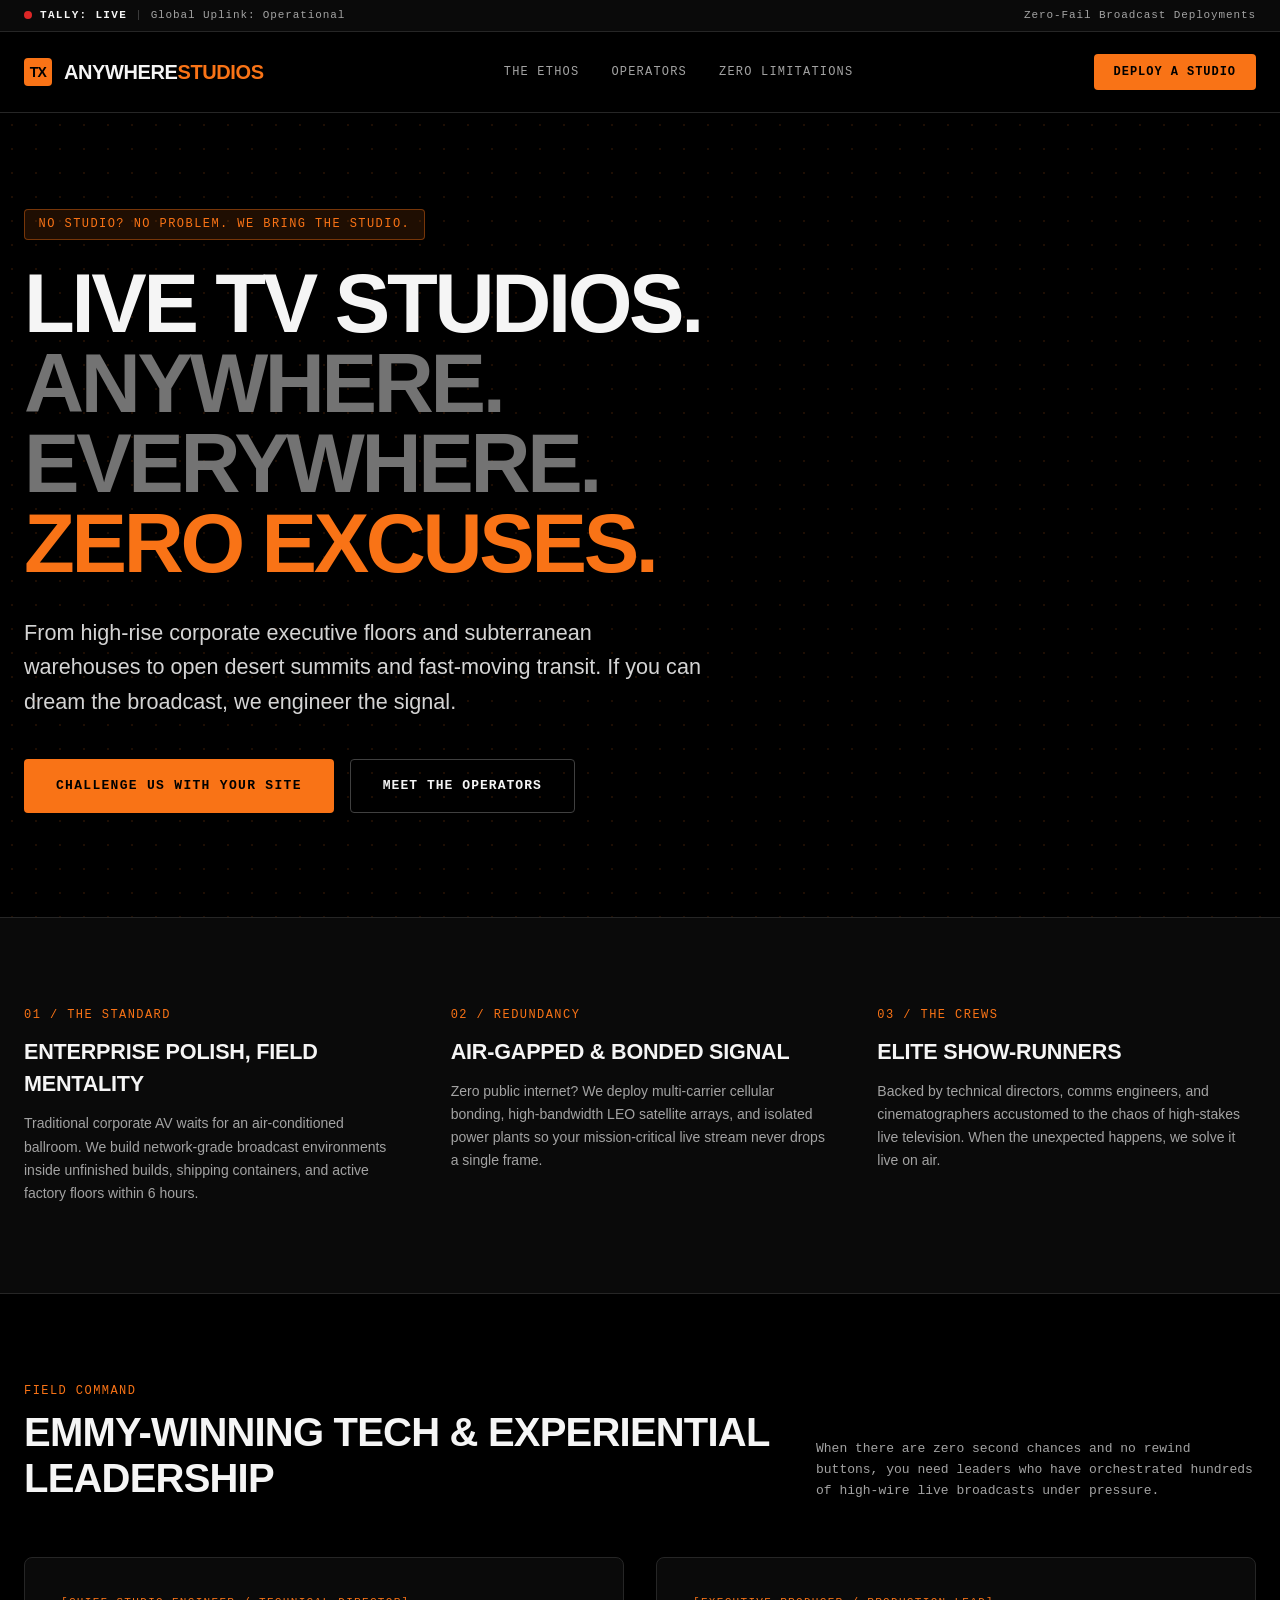
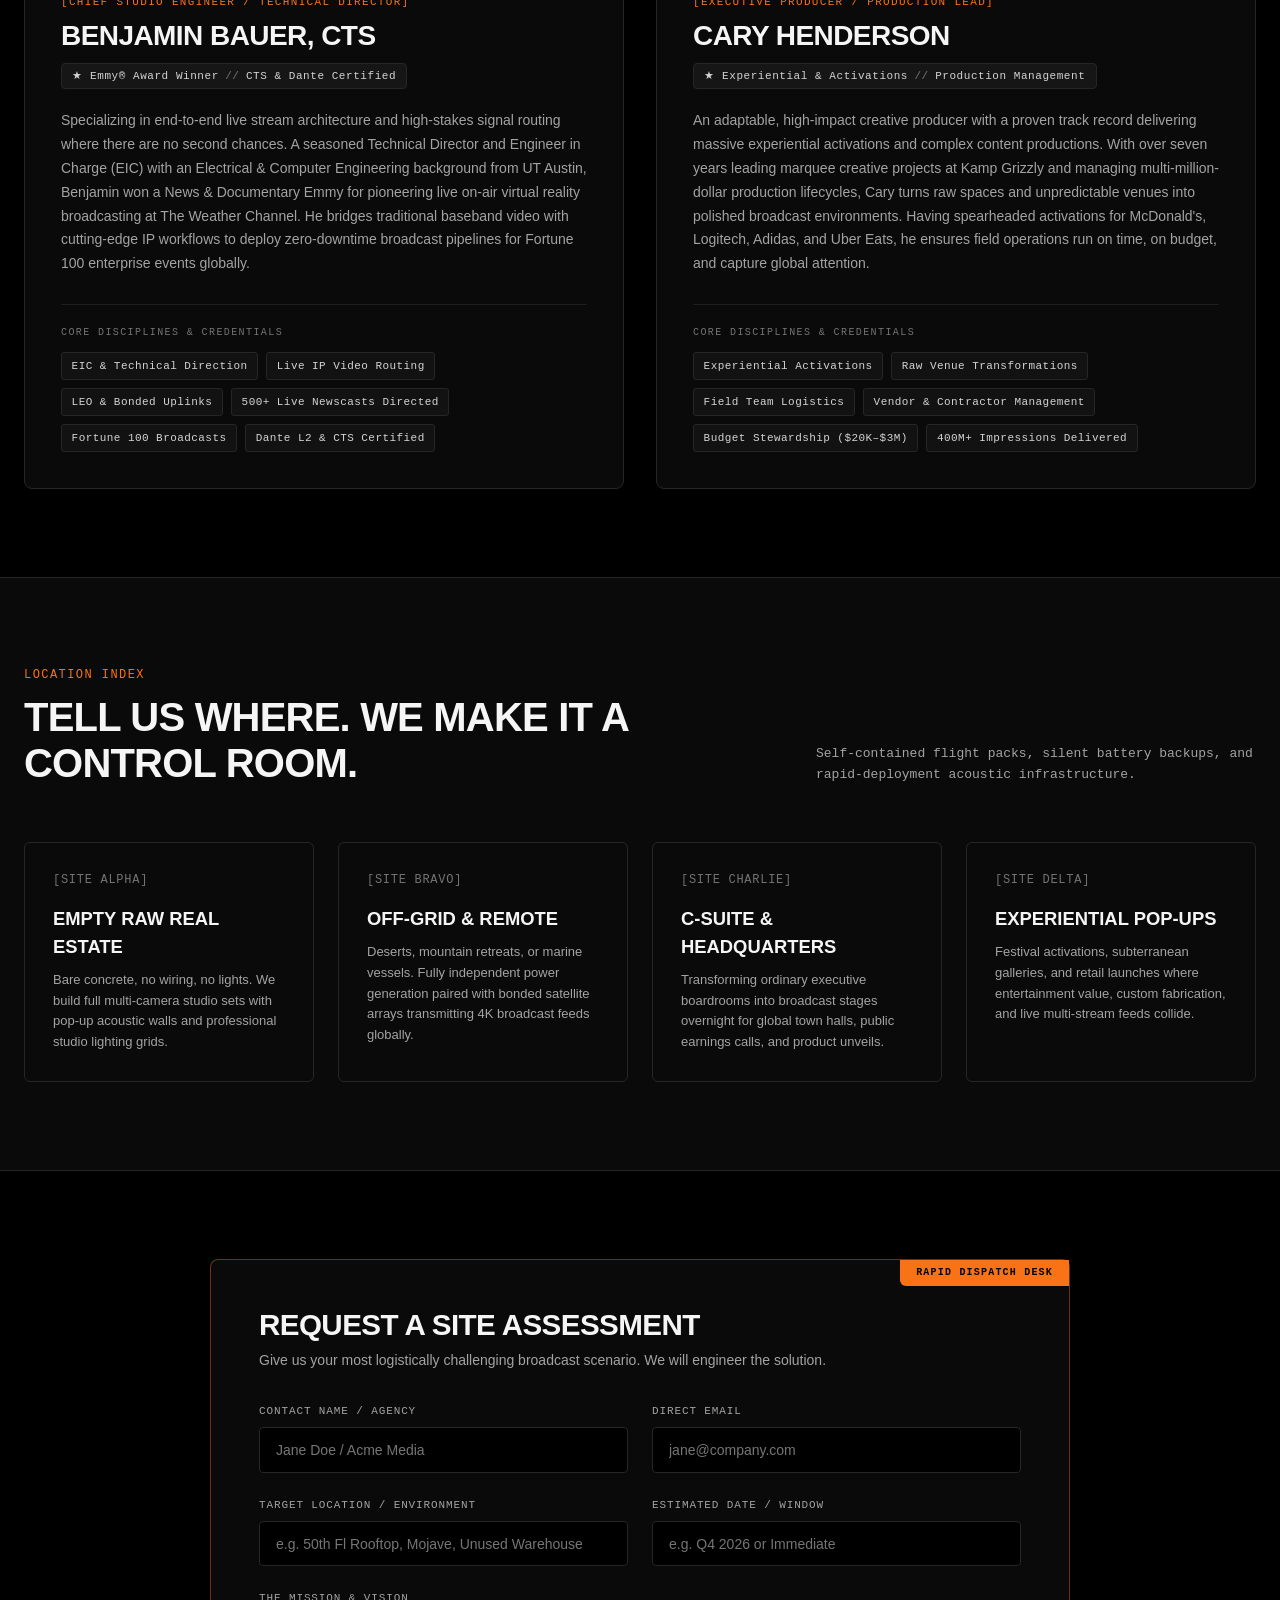
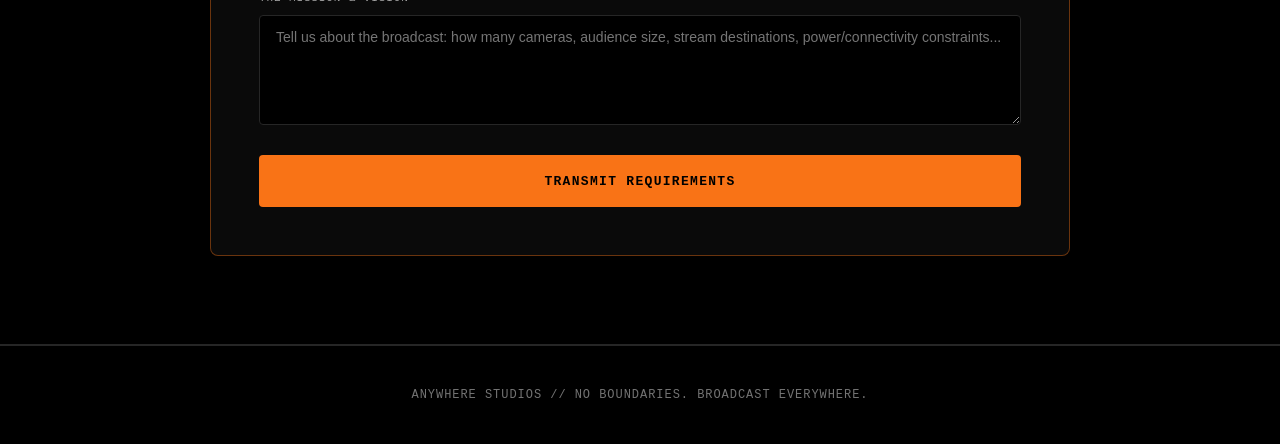
<file: index.html>
<!DOCTYPE html>
<html lang="en">
<head>
  <meta charset="UTF-8" />
  <meta name="viewport" content="width=device-width, initial-scale=1.0" />
  <title>ANYWHERE STUDIOS | Mission-Critical Broadcast. Anywhere on Earth.</title>
  <link rel="stylesheet" href="styles.css" />
</head>
<body>

  <!-- Operational Status Bar -->
  <aside aria-label="Operational status" class="status-bar">
    <div class="status-left">
      <span class="pulse-dot"></span>
      <span class="status-tally">Tally: Live</span>
      <span class="status-divider status-hide-mobile">|</span>
      <span class="status-hide-mobile">Global Uplink: Operational</span>
    </div>
    <div class="status-hide-mobile text-muted">
      <span>Zero-Fail Broadcast Deployments</span>
    </div>
  </aside>

  <!-- Sticky Navigation Header -->
  <nav class="site-nav">
    <div class="container nav-inner">
      <div class="brand-logo">
        <div class="tx-badge">TX</div>
        <span class="brand-title">Anywhere<span class="text-orange">Studios</span></span>
      </div>
      <div class="nav-links">
        <a href="#ethos">The Ethos</a>
        <a href="#operators">Operators</a>
        <a href="#locations">Zero Limitations</a>
      </div>
      <a href="#dispatch" class="btn-primary">Deploy A Studio</a>
    </div>
  </nav>

  <!-- Hero Section -->
  <header class="hero">
    <div class="hero-radar-grid"></div>
    <div class="container" style="position: relative; z-index: 10;">
      <div class="pill-tag">
        <span>No Studio? No Problem. We Bring The Studio.</span>
      </div>
      
      <h1 class="hero-headline">
        Live TV Studios.<br />
        <span class="text-dim">Anywhere. Everywhere.</span><br />
        <span class="text-orange">Zero Excuses.</span>
      </h1>
      
      <p class="hero-description">
        From high-rise corporate executive floors and subterranean warehouses to open desert summits and fast-moving transit. If you can dream the broadcast, we engineer the signal.
      </p>

      <div class="hero-actions">
        <a href="#dispatch" class="btn-primary btn-hero-primary">
          Challenge Us With Your Site
        </a>
        <a href="#operators" class="btn-hero-secondary">
          Meet The Operators
        </a>
      </div>
    </div>
  </header>

  <!-- The Ethos Section -->
  <section id="ethos" class="section section-dark">
    <div class="container">
      <div class="grid-3">
        <div>
          <span class="ethos-step">01 / The Standard</span>
          <h2 class="ethos-heading">Enterprise Polish, Field Mentality</h2>
          <p class="ethos-body">
            Traditional corporate AV waits for an air-conditioned ballroom. We build network-grade broadcast environments inside unfinished builds, shipping containers, and active factory floors within 6 hours.
          </p>
        </div>

        <div>
          <span class="ethos-step">02 / Redundancy</span>
          <h2 class="ethos-heading">Air-Gapped & Bonded Signal</h2>
          <p class="ethos-body">
            Zero public internet? We deploy multi-carrier cellular bonding, high-bandwidth LEO satellite arrays, and isolated power plants so your mission-critical live stream never drops a single frame.
          </p>
        </div>

        <div>
          <span class="ethos-step">03 / The Crews</span>
          <h2 class="ethos-heading">Elite Show-Runners</h2>
          <p class="ethos-body">
            Backed by technical directors, comms engineers, and cinematographers accustomed to the chaos of high-stakes live television. When the unexpected happens, we solve it live on air.
          </p>
        </div>
      </div>
    </div>
  </section>

  <!-- Operators / Field Command Section -->
  <section id="operators" class="section">
    <div class="container">
      <div class="section-header-split">
        <div>
          <span class="section-label">Field Command</span>
          <h2 class="section-title">Emmy-Winning Tech & Experiential Leadership</h2>
        </div>
        <p class="font-mono text-muted" style="max-width: 440px; font-size: 13px; line-height: 1.6;">
          When there are zero second chances and no rewind buttons, you need leaders who have orchestrated hundreds of high-wire live broadcasts under pressure.
        </p>
      </div>

      <div class="grid-2">
        <!-- Operator 1: Benjamin Bauer -->
        <article class="operator-card">
          <div>
            <div class="operator-header">
              <span class="operator-callsign">[CHIEF STUDIO ENGINEER / TECHNICAL DIRECTOR]</span>
              <h3 class="operator-name">Benjamin Bauer, CTS</h3>
              <div class="operator-accolade">
                <span>★ Emmy® Award Winner</span>
                <span class="text-dim">//</span>
                <span>CTS & Dante Certified</span>
              </div>
            </div>
            <p class="operator-bio">
              Specializing in end-to-end live stream architecture and high-stakes signal routing where there are no second chances. A seasoned Technical Director and Engineer in Charge (EIC) with an Electrical & Computer Engineering background from UT Austin, Benjamin won a News & Documentary Emmy for pioneering live on-air virtual reality broadcasting at The Weather Channel. He bridges traditional baseband video with cutting-edge IP workflows to deploy zero-downtime broadcast pipelines for Fortune 100 enterprise events globally.
            </p>
          </div>
          <div class="operator-creds">
            <span class="operator-creds-title">Core Disciplines & Credentials</span>
            <div class="creds-tags">
              <span class="cred-tag">EIC & Technical Direction</span>
              <span class="cred-tag">Live IP Video Routing</span>
              <span class="cred-tag">LEO & Bonded Uplinks</span>
              <span class="cred-tag">500+ Live Newscasts Directed</span>
              <span class="cred-tag">Fortune 100 Broadcasts</span>
              <span class="cred-tag">Dante L2 & CTS Certified</span>
            </div>
          </div>
        </article>

        <!-- Operator 2: Cary Henderson -->
        <article class="operator-card">
          <div>
            <div class="operator-header">
              <span class="operator-callsign">[EXECUTIVE PRODUCER / PRODUCTION LEAD]</span>
              <h3 class="operator-name">Cary Henderson</h3>
              <div class="operator-accolade">
                <span>★ Experiential & Activations</span>
                <span class="text-dim">//</span>
                <span>Production Management</span>
              </div>
            </div>
            <p class="operator-bio">
              An adaptable, high-impact creative producer with a proven track record delivering massive experiential activations and complex content productions. With over seven years leading marquee creative projects at Kamp Grizzly and managing multi-million-dollar production lifecycles, Cary turns raw spaces and unpredictable venues into polished broadcast environments. Having spearheaded activations for McDonald's, Logitech, Adidas, and Uber Eats, he ensures field operations run on time, on budget, and capture global attention.
            </p>
          </div>
          <div class="operator-creds">
            <span class="operator-creds-title">Core Disciplines & Credentials</span>
            <div class="creds-tags">
              <span class="cred-tag">Experiential Activations</span>
              <span class="cred-tag">Raw Venue Transformations</span>
              <span class="cred-tag">Field Team Logistics</span>
              <span class="cred-tag">Vendor & Contractor Management</span>
              <span class="cred-tag">Budget Stewardship ($20K–$3M)</span>
              <span class="cred-tag">400M+ Impressions Delivered</span>
            </div>
          </div>
        </article>
      </div>
    </div>
  </section>

  <!-- Locations Section -->
  <section id="locations" class="section section-dark">
    <div class="container">
      <div class="section-header-split">
        <div>
          <span class="section-label">Location Index</span>
          <h2 class="section-title">Tell Us Where. We Make It A Control Room.</h2>
        </div>
        <p class="font-mono text-muted" style="max-width: 440px; font-size: 13px; line-height: 1.6;">
          Self-contained flight packs, silent battery backups, and rapid-deployment acoustic infrastructure.
        </p>
      </div>

      <div class="grid-4">
        <div class="tactical-card">
          <div class="card-site-tag">[SITE ALPHA]</div>
          <h3 class="card-heading">Empty Raw Real Estate</h3>
          <p class="card-body">Bare concrete, no wiring, no lights. We build full multi-camera studio sets with pop-up acoustic walls and professional studio lighting grids.</p>
        </div>

        <div class="tactical-card">
          <div class="card-site-tag">[SITE BRAVO]</div>
          <h3 class="card-heading">Off-Grid & Remote</h3>
          <p class="card-body">Deserts, mountain retreats, or marine vessels. Fully independent power generation paired with bonded satellite arrays transmitting 4K broadcast feeds globally.</p>
        </div>

        <div class="tactical-card">
          <div class="card-site-tag">[SITE CHARLIE]</div>
          <h3 class="card-heading">C-Suite & Headquarters</h3>
          <p class="card-body">Transforming ordinary executive boardrooms into broadcast stages overnight for global town halls, public earnings calls, and product unveils.</p>
        </div>

        <div class="tactical-card">
          <div class="card-site-tag">[SITE DELTA]</div>
          <h3 class="card-heading">Experiential Pop-Ups</h3>
          <p class="card-body">Festival activations, subterranean galleries, and retail launches where entertainment value, custom fabrication, and live multi-stream feeds collide.</p>
        </div>
      </div>
    </div>
  </section>

  <!-- Rapid Dispatch Section -->
  <section id="dispatch" class="section">
    <div class="container">
      <div class="dispatch-wrapper">
        <div class="dispatch-box">
          <div class="dispatch-badge">Rapid Dispatch Desk</div>
          
          <h2 class="section-title" style="margin-bottom: 0.5rem; font-size: 1.85rem;">Request A Site Assessment</h2>
          <p class="text-muted" style="font-size: 14px; margin-bottom: 2rem;">Give us your most logistically challenging broadcast scenario. We will engineer the solution.</p>

          <form action="https://formspree.io/f/xbgjaenr" method="POST">
            <div class="form-grid">
              <div>
                <label class="form-label">Contact Name / Agency</label>
                <input name="name" type="text" placeholder="Jane Doe / Acme Media" class="form-input" required />
              </div>
              <div>
                <label class="form-label">Direct Email</label>
                <input name="email" type="email" placeholder="jane@company.com" class="form-input" required />
              </div>
            </div>

            <div class="form-grid">
              <div>
                <label class="form-label">Target Location / Environment</label>
                <input name="location" type="text" placeholder="e.g. 50th Fl Rooftop, Mojave, Unused Warehouse" class="form-input" required />
              </div>
              <div>
                <label class="form-label">Estimated Date / Window</label>
                <input name="date_window" type="text" placeholder="e.g. Q4 2026 or Immediate" class="form-input" required />
              </div>
            </div>

            <div class="form-group">
              <label class="form-label">The Mission & Vision</label>
              <textarea name="mission_details" rows="4" placeholder="Tell us about the broadcast: how many cameras, audience size, stream destinations, power/connectivity constraints..." class="form-textarea"></textarea>
            </div>

            <button type="submit" class="btn-submit">
              Transmit Requirements
            </button>
          </form>
        </div>
      </div>
    </div>
  </section>

  <!-- Footer -->
  <footer class="site-footer">
    ANYWHERE STUDIOS // NO BOUNDARIES. BROADCAST EVERYWHERE.
  </footer>

</body>
</html>
</file>
<file: styles.css>
/* ==========================================================================
   ANYWHERE STUDIOS - TACTICAL BROADCAST STYLESHEET (STANDALONE)
   Zero external dependencies. Ultra-lightweight & performant.
   ========================================================================== */

:root {
  --bg-black: #000000;
  --bg-dark: #0a0a0a;
  --bg-surface: #121212;
  --bg-card: rgba(10, 10, 10, 0.75);
  --border-subtle: #1f1f1f;
  --border-color: #262626;
  --border-light: #404040;
  
  --orange: #f97316;
  --orange-hover: #fb923c;
  --orange-glow: rgba(249, 115, 22, 0.12);
  --orange-border: rgba(249, 115, 22, 0.4);

  --red-live: #dc2626;
  --green-status: #22c55e;
  
  --text-primary: #f5f5f5;
  --text-secondary: #d4d4d4;
  --text-muted: #a3a3a3;
  --text-dim: #737373;

  --font-sans: -apple-system, BlinkMacSystemFont, "Segoe UI", Roboto, Helvetica, Arial, sans-serif;
  --font-mono: ui-monospace, SFMono-Regular, Menlo, Monaco, Consolas, "Liberation Mono", "Courier New", monospace;
}

/* --- Base & Reset --- */
*, *::before, *::after {
  box-sizing: border-box;
  margin: 0;
  padding: 0;
}

html {
  scroll-behavior: smooth;
}

body {
  background-color: var(--bg-black);
  color: var(--text-primary);
  font-family: var(--font-sans);
  font-size: 15px;
  line-height: 1.5;
  -webkit-font-smoothing: antialiased;
  -moz-osx-font-smoothing: grayscale;
}

::selection {
  background-color: var(--orange);
  color: #000000;
}

a {
  color: inherit;
  text-decoration: none;
}

/* --- Layout Utilities --- */
.container {
  max-width: 1280px;
  margin: 0 auto;
  padding: 0 1.5rem;
}

.text-orange { color: var(--orange); }
.text-muted { color: var(--text-muted); }
.text-dim { color: var(--text-dim); }
.font-mono { font-family: var(--font-mono); }
.font-bold { font-weight: 700; }
.font-black { font-weight: 900; }
.uppercase { text-transform: uppercase; }

/* --- Operational Status Bar --- */
.status-bar {
  background-color: var(--bg-dark);
  border-bottom: 1px solid var(--border-color);
  font-family: var(--font-mono);
  font-size: 11px;
  color: var(--text-muted);
  padding: 0.45rem 1.5rem;
  display: flex;
  justify-content: space-between;
  align-items: center;
  letter-spacing: 0.08em;
}

.status-left {
  display: flex;
  align-items: center;
  gap: 0.5rem;
}

.pulse-dot {
  width: 8px;
  height: 8px;
  border-radius: 50%;
  background-color: var(--red-live);
  animation: pulse-fast 1.2s cubic-bezier(0.4, 0, 0.6, 1) infinite;
  display: inline-block;
}

.status-tally {
  color: var(--text-primary);
  font-weight: 700;
  text-transform: uppercase;
  letter-spacing: 0.12em;
}

.status-divider {
  color: #404040;
}

@keyframes pulse-fast {
  0%, 100% { opacity: 1; transform: scale(1); }
  50% { opacity: 0.3; transform: scale(0.9); }
}

/* --- Navigation Header --- */
.site-nav {
  position: sticky;
  top: 0;
  z-index: 50;
  background: rgba(0, 0, 0, 0.9);
  backdrop-filter: blur(12px);
  -webkit-backdrop-filter: blur(12px);
  border-bottom: 1px solid var(--border-color);
}

.nav-inner {
  height: 80px;
  display: flex;
  align-items: center;
  justify-content: space-between;
}

.brand-logo {
  display: flex;
  align-items: center;
  gap: 0.75rem;
}

.tx-badge {
  width: 28px;
  height: 28px;
  background-color: var(--orange);
  color: #000;
  font-weight: 900;
  font-size: 14px;
  letter-spacing: -0.05em;
  border-radius: 4px;
  display: flex;
  align-items: center;
  justify-content: center;
}

.brand-title {
  font-size: 1.25rem;
  font-weight: 800;
  letter-spacing: -0.02em;
  text-transform: uppercase;
}

.nav-links {
  display: flex;
  align-items: center;
  gap: 2rem;
  font-family: var(--font-mono);
  font-size: 12px;
  text-transform: uppercase;
  letter-spacing: 0.1em;
  color: var(--text-muted);
}

.nav-links a {
  transition: color 0.15s ease;
}

.nav-links a:hover {
  color: var(--orange-hover);
}

/* --- Buttons --- */
.btn-primary {
  background-color: var(--orange);
  color: #000000;
  font-family: var(--font-mono);
  font-weight: 700;
  font-size: 12px;
  letter-spacing: 0.08em;
  text-transform: uppercase;
  padding: 0.55rem 1.25rem;
  border-radius: 4px;
  border: none;
  display: inline-flex;
  align-items: center;
  justify-content: center;
  cursor: pointer;
  transition: background-color 0.15s ease, transform 0.1s ease;
}

.btn-primary:hover {
  background-color: var(--orange-hover);
}

.btn-hero-primary {
  padding: 1rem 2rem;
  font-size: 13px;
  letter-spacing: 0.1em;
}

.btn-hero-secondary {
  border: 1px solid var(--border-light);
  color: var(--text-primary);
  font-family: var(--font-mono);
  font-weight: 600;
  font-size: 13px;
  letter-spacing: 0.08em;
  text-transform: uppercase;
  padding: 1rem 2rem;
  border-radius: 4px;
  display: inline-flex;
  align-items: center;
  justify-content: center;
  transition: border-color 0.15s ease, color 0.15s ease;
}

.btn-hero-secondary:hover {
  border-color: var(--text-primary);
  color: #ffffff;
}

/* --- Hero Section --- */
.hero {
  position: relative;
  border-bottom: 1px solid var(--border-color);
  padding: 6rem 0 6.5rem 0;
  overflow: hidden;
}

.hero-radar-grid {
  position: absolute;
  inset: 0;
  opacity: 0.12;
  background-image: radial-gradient(var(--orange) 1px, transparent 1px);
  background-size: 24px 24px;
  pointer-events: none;
}

.pill-tag {
  display: inline-flex;
  align-items: center;
  gap: 0.5rem;
  padding: 0.35rem 0.85rem;
  border-radius: 4px;
  border: 1px solid var(--orange-border);
  background: var(--orange-glow);
  color: var(--orange);
  font-family: var(--font-mono);
  font-size: 12px;
  letter-spacing: 0.12em;
  text-transform: uppercase;
  margin-bottom: 1.5rem;
}

.hero-headline {
  font-size: clamp(2.5rem, 6.5vw, 5.25rem);
  font-weight: 900;
  text-transform: uppercase;
  letter-spacing: -0.04em;
  line-height: 0.96;
  max-width: 980px;
  margin-bottom: 2rem;
}

.hero-description {
  font-size: clamp(1.05rem, 2vw, 1.35rem);
  color: var(--text-secondary);
  line-height: 1.6;
  max-width: 680px;
  margin-bottom: 2.5rem;
}

.hero-actions {
  display: flex;
  flex-wrap: wrap;
  gap: 1rem;
}

/* --- Common Section Styling --- */
.section {
  padding: 5.5rem 0;
  border-bottom: 1px solid var(--border-color);
}

.section-dark {
  background-color: var(--bg-dark);
}

.section-label {
  color: var(--orange);
  font-family: var(--font-mono);
  font-size: 12px;
  letter-spacing: 0.12em;
  text-transform: uppercase;
  display: block;
  margin-bottom: 0.6rem;
}

.section-title {
  font-size: clamp(1.75rem, 3.5vw, 2.5rem);
  font-weight: 800;
  text-transform: uppercase;
  letter-spacing: -0.02em;
  line-height: 1.15;
}

.section-header-split {
  display: flex;
  flex-direction: column;
  justify-content: space-between;
  margin-bottom: 3.5rem;
  gap: 1rem;
}

@media (min-width: 768px) {
  .section-header-split {
    flex-direction: row;
    align-items: flex-end;
  }
}

/* --- Grid Systems --- */
.grid-3 {
  display: grid;
  grid-template-columns: repeat(1, 1fr);
  gap: 2.5rem;
}

@media (min-width: 992px) {
  .grid-3 {
    grid-template-columns: repeat(3, 1fr);
    gap: 3rem;
  }
}

.grid-4 {
  display: grid;
  grid-template-columns: repeat(1, 1fr);
  gap: 1.5rem;
}

@media (min-width: 640px) {
  .grid-4 {
    grid-template-columns: repeat(2, 1fr);
  }
}

@media (min-width: 1024px) {
  .grid-4 {
    grid-template-columns: repeat(4, 1fr);
  }
}

.grid-2 {
  display: grid;
  grid-template-columns: repeat(1, 1fr);
  gap: 2rem;
}

@media (min-width: 900px) {
  .grid-2 {
    grid-template-columns: repeat(2, 1fr);
  }
}

/* --- Ethos Content --- */
.ethos-step {
  font-family: var(--font-mono);
  font-size: 12px;
  color: var(--orange);
  letter-spacing: 0.12em;
  text-transform: uppercase;
  margin-bottom: 0.75rem;
  display: block;
}

.ethos-heading {
  font-size: 1.35rem;
  font-weight: 700;
  text-transform: uppercase;
  letter-spacing: -0.01em;
  margin-bottom: 0.75rem;
}

.ethos-body {
  color: var(--text-muted);
  font-size: 14px;
  line-height: 1.65;
}

/* --- Cards (Locations & General) --- */
.tactical-card {
  border: 1px solid var(--border-color);
  background: var(--bg-card);
  padding: 1.75rem;
  border-radius: 6px;
  transition: border-color 0.2s ease, transform 0.2s ease;
}

.tactical-card:hover {
  border-color: var(--orange-border);
}

.card-site-tag {
  color: var(--text-dim);
  font-family: var(--font-mono);
  font-size: 12px;
  letter-spacing: 0.06em;
  margin-bottom: 1rem;
}

.card-heading {
  font-size: 1.15rem;
  font-weight: 700;
  text-transform: uppercase;
  margin-bottom: 0.6rem;
}

.card-body {
  color: var(--text-muted);
  font-size: 13px;
  line-height: 1.6;
}

/* --- Operator Bios Section --- */
.operator-card {
  border: 1px solid var(--border-color);
  background: var(--bg-dark);
  border-radius: 8px;
  padding: 2.25rem;
  position: relative;
  display: flex;
  flex-direction: column;
  justify-content: space-between;
  transition: border-color 0.25s ease, box-shadow 0.25s ease;
}

.operator-card:hover {
  border-color: var(--orange-border);
  box-shadow: 0 0 25px rgba(249, 115, 22, 0.06);
}

.operator-header {
  margin-bottom: 1.25rem;
}

.operator-callsign {
  font-family: var(--font-mono);
  font-size: 11px;
  color: var(--orange);
  letter-spacing: 0.12em;
  text-transform: uppercase;
  display: block;
  margin-bottom: 0.5rem;
}

.operator-name {
  font-size: 1.75rem;
  font-weight: 800;
  text-transform: uppercase;
  letter-spacing: -0.02em;
  line-height: 1.2;
}

.operator-accolade {
  display: inline-flex;
  align-items: center;
  gap: 0.4rem;
  font-family: var(--font-mono);
  font-size: 11px;
  color: var(--text-secondary);
  background: rgba(255, 255, 255, 0.05);
  border: 1px solid var(--border-color);
  padding: 0.25rem 0.65rem;
  border-radius: 4px;
  margin-top: 0.65rem;
  letter-spacing: 0.05em;
}

.operator-bio {
  color: var(--text-muted);
  font-size: 14px;
  line-height: 1.7;
  margin-bottom: 1.75rem;
}

.operator-creds {
  border-top: 1px solid var(--border-subtle);
  padding-top: 1.25rem;
}

.operator-creds-title {
  font-family: var(--font-mono);
  font-size: 10px;
  color: var(--text-dim);
  letter-spacing: 0.14em;
  text-transform: uppercase;
  margin-bottom: 0.75rem;
  display: block;
}

.creds-tags {
  display: flex;
  flex-wrap: wrap;
  gap: 0.5rem;
}

.cred-tag {
  font-family: var(--font-mono);
  font-size: 11px;
  color: var(--text-secondary);
  background: var(--bg-surface);
  border: 1px solid var(--border-color);
  padding: 0.3rem 0.6rem;
  border-radius: 3px;
  letter-spacing: 0.04em;
}

/* --- Dispatch Form --- */
.dispatch-wrapper {
  max-width: 860px;
  margin: 0 auto;
}

.dispatch-box {
  border: 1px solid var(--orange-border);
  background: var(--bg-dark);
  padding: 2.25rem;
  border-radius: 8px;
  position: relative;
}

@media (min-width: 768px) {
  .dispatch-box {
    padding: 3rem;
  }
}

.dispatch-badge {
  position: absolute;
  top: 0;
  right: 0;
  background-color: var(--orange);
  color: #000;
  font-family: var(--font-mono);
  font-size: 10px;
  font-weight: 900;
  text-transform: uppercase;
  padding: 0.35rem 1rem;
  letter-spacing: 0.12em;
  border-bottom-left-radius: 6px;
}

.form-grid {
  display: grid;
  grid-template-columns: 1fr;
  gap: 1.5rem;
  margin-bottom: 1.5rem;
}

@media (min-width: 768px) {
  .form-grid {
    grid-template-columns: repeat(2, 1fr);
  }
}

.form-group {
  margin-bottom: 1.5rem;
}

.form-label {
  display: block;
  font-family: var(--font-mono);
  font-size: 11px;
  text-transform: uppercase;
  letter-spacing: 0.08em;
  color: var(--text-muted);
  margin-bottom: 0.5rem;
}

.form-input, .form-textarea {
  width: 100%;
  background-color: #000000;
  border: 1px solid var(--border-color);
  border-radius: 4px;
  padding: 0.85rem 1rem;
  font-size: 14px;
  color: #ffffff;
  font-family: var(--font-sans);
  transition: border-color 0.15s ease, box-shadow 0.15s ease;
}

.form-input:focus, .form-textarea:focus {
  border-color: var(--orange);
  box-shadow: 0 0 0 1px var(--orange);
  outline: none;
}

.form-textarea {
  resize: vertical;
  min-height: 110px;
}

.btn-submit {
  width: 100%;
  background-color: var(--orange);
  color: #000000;
  font-family: var(--font-mono);
  font-weight: 700;
  font-size: 13px;
  letter-spacing: 0.1em;
  text-transform: uppercase;
  padding: 1.15rem;
  border-radius: 4px;
  border: none;
  cursor: pointer;
  transition: background-color 0.15s ease;
}

.btn-submit:hover {
  background-color: var(--orange-hover);
}

/* --- Footer --- */
.site-footer {
  border-top: 1px solid var(--border-color);
  padding: 2.5rem 1.5rem;
  text-align: center;
  font-family: var(--font-mono);
  font-size: 12px;
  color: var(--text-dim);
  letter-spacing: 0.08em;
}

/* --- Mobile Nav Utilities --- */
@media (max-width: 768px) {
  .nav-links {
    display: none;
  }
  .status-bar .status-hide-mobile {
    display: none;
  }
}
</file>
